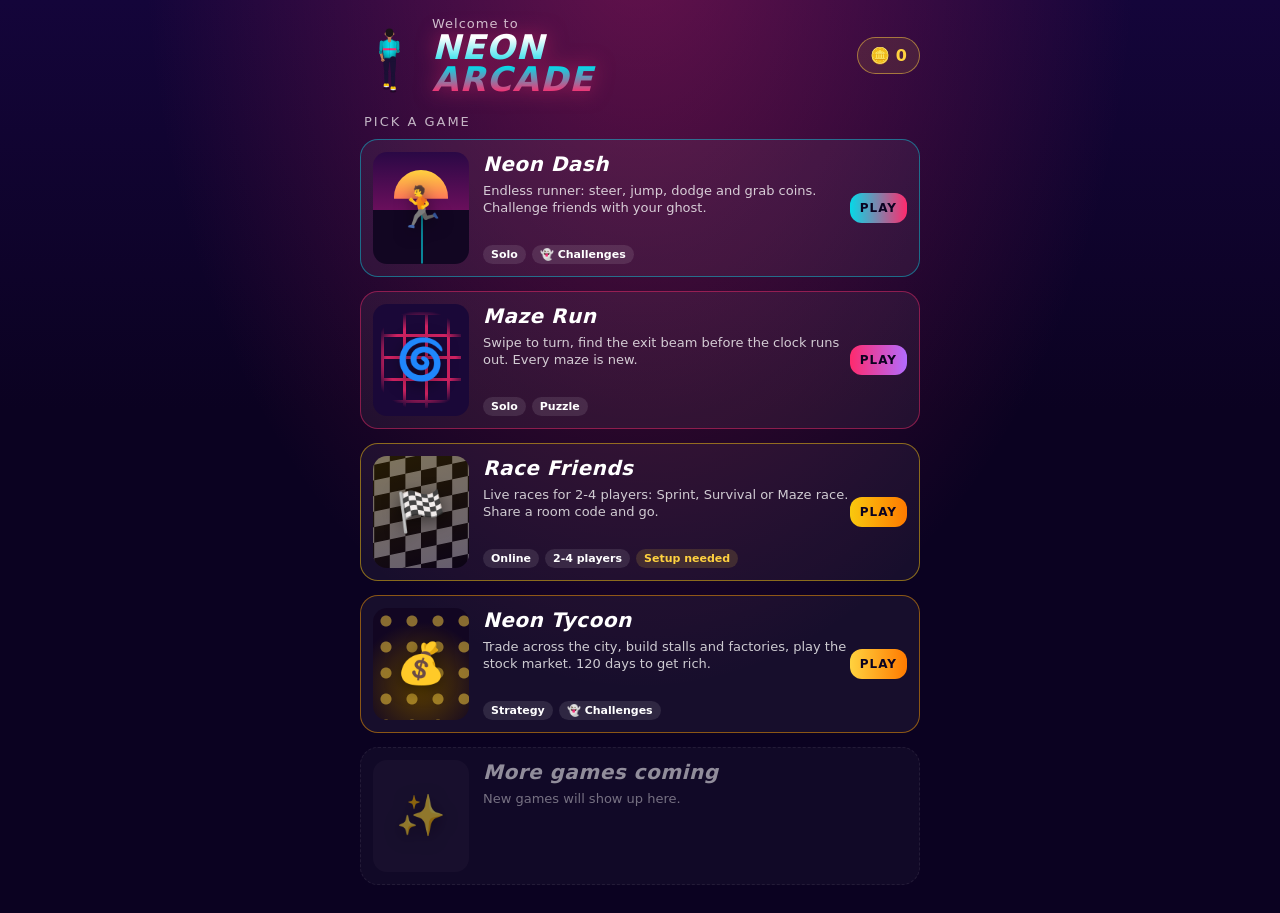
<file: index.html>
<!doctype html>
<html lang="en">
<head>
  <meta charset="utf-8">
  <meta name="viewport" content="width=device-width, initial-scale=1, viewport-fit=cover">
  <title>Neon Arcade</title>
  <meta name="description" content="Pick a game: Neon Dash, Maze Run, Race Friends and more.">
  <meta name="theme-color" content="#0b0221">
  <meta name="mobile-web-app-capable" content="yes">
  <meta name="apple-mobile-web-app-capable" content="yes">
  <meta name="apple-mobile-web-app-status-bar-style" content="black-translucent">
  <meta name="apple-mobile-web-app-title" content="Neon Arcade">
  <link rel="manifest" href="manifest.webmanifest">
  <link rel="icon" href="runner/icons/icon-192.png">
  <link rel="apple-touch-icon" href="runner/icons/apple-touch-icon.png">
  <link rel="stylesheet" href="arcade.css">
</head>
<body>
  <header>
    <canvas id="me" width="120" height="150" aria-hidden="true"></canvas>
    <div class="hello">
      <p class="hi" id="hi">Welcome to</p>
      <h1>NEON<br>ARCADE</h1>
    </div>
    <div class="wallet" title="Coins"><span>🪙</span><b id="coins">0</b></div>
  </header>

  <main>
    <p class="section">Pick a game</p>
    <div class="games">
      <a class="game dash" href="runner/?play=endless">
        <div class="art"><span class="road"></span><span class="sun"></span><span class="emoji">🏃</span></div>
        <div class="info">
          <h2>Neon Dash</h2>
          <p>Endless runner: steer, jump, dodge and grab coins. Challenge friends with your ghost.</p>
          <div class="tags"><span>Solo</span><span>👻 Challenges</span><span class="stat" id="bestDash"></span></div>
        </div>
        <span class="go">PLAY</span>
      </a>

      <a class="game maze" href="runner/?play=maze">
        <div class="art"><span class="grid"></span><span class="emoji">🌀</span></div>
        <div class="info">
          <h2>Maze Run</h2>
          <p>Swipe to turn, find the exit beam before the clock runs out. Every maze is new.</p>
          <div class="tags"><span>Solo</span><span>Puzzle</span><span class="stat" id="bestMaze"></span></div>
        </div>
        <span class="go">PLAY</span>
      </a>

      <a class="game race" href="runner/?play=race">
        <div class="art"><span class="flags"></span><span class="emoji">🏁</span></div>
        <div class="info">
          <h2>Race Friends</h2>
          <p>Live races for 2-4 players: Sprint, Survival or Maze race. Share a room code and go.</p>
          <div class="tags"><span>Online</span><span>2-4 players</span><span class="stat" id="raceState"></span></div>
        </div>
        <span class="go">PLAY</span>
      </a>

      <a class="game tycoon" href="market/">
        <div class="art"><span class="coins"></span><span class="emoji">💰</span></div>
        <div class="info">
          <h2>Neon Tycoon</h2>
          <p>Trade across the city, build stalls and factories, play the stock market. 120 days to get rich.</p>
          <div class="tags"><span>Strategy</span><span>👻 Challenges</span><span class="stat" id="tycoonState"></span></div>
        </div>
        <span class="go">PLAY</span>
      </a>

      <div class="game soon">
        <div class="art"><span class="emoji">✨</span></div>
        <div class="info">
          <h2>More games coming</h2>
          <p>New games will show up here.</p>
        </div>
      </div>
    </div>

    <button id="installBtn" class="install hidden">Install Neon Arcade</button>
    <p id="iosHint" class="hint hidden">To install: tap Share, then “Add to Home Screen”</p>
  </main>

  <script src="runner/looks.js"></script>
  <script src="runner/firebase-config.js"></script>
  <script src="arcade.js"></script>
</body>
</html>
</file>
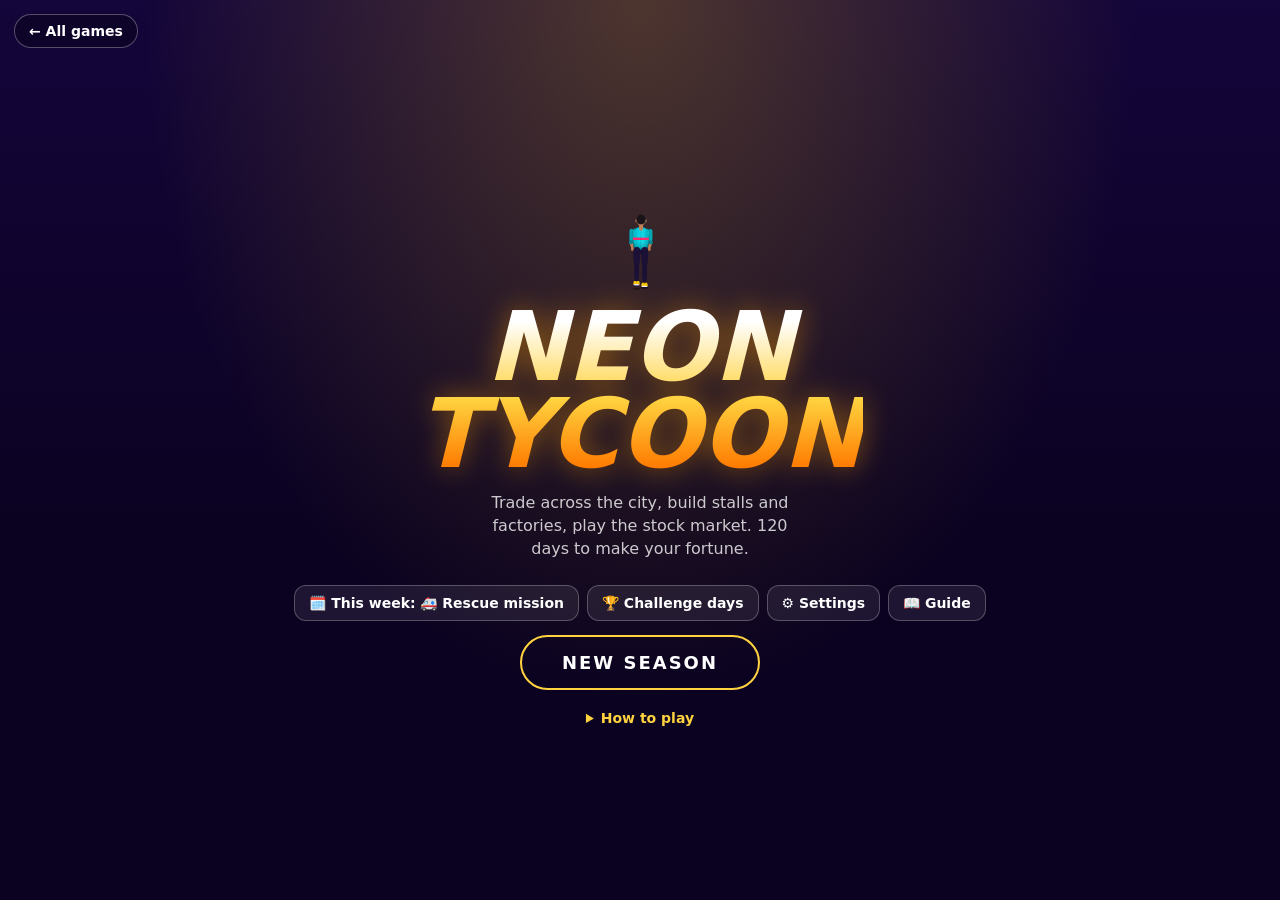
<file: market/index.html>
<!doctype html>
<html lang="en">
<head>
  <meta charset="utf-8">
  <meta name="viewport" content="width=device-width, initial-scale=1, viewport-fit=cover">
  <title>Neon Tycoon</title>
  <meta name="description" content="Trade, build stalls and factories, and invest your way to the top of Neon City.">
  <meta name="theme-color" content="#0b0221">
  <meta name="mobile-web-app-capable" content="yes">
  <meta name="apple-mobile-web-app-capable" content="yes">
  <meta name="apple-mobile-web-app-status-bar-style" content="black-translucent">
  <link rel="manifest" href="../manifest.webmanifest">
  <link rel="icon" href="../runner/icons/icon-192.png">
  <link rel="apple-touch-icon" href="../runner/icons/apple-touch-icon.png">
  <link rel="stylesheet" href="style.css">
</head>
<body>
  <section id="title" class="screen">
    <a href="../" class="home">← All games</a>
    <canvas id="tAvatar" width="120" height="150" aria-hidden="true"></canvas>
    <h1>NEON<br>TYCOON</h1>
    <p class="tag">Trade across the city, build stalls and factories, play the stock market. 120 days to make your fortune.</p>
    <div id="challengeBox" class="challenge hidden"></div>
    <button id="visitBtn" class="big alt hidden"></button>
    <div class="titlerow"><button id="wkBtn" class="btn">🗓️ This week</button><button id="chBtn" class="btn">🏆 Challenge days</button><button id="setBtn" class="btn">⚙️ Settings</button><button id="guideBtn" class="btn">📖 Guide</button></div>
    <button id="continueBtn" class="big hidden">CONTINUE · DAY <span id="contDay"></span></button>
    <button id="newBtn" class="big alt">NEW SEASON</button>
    <details class="how">
      <summary>How to play</summary>
      <ul>
        <li><b>Market:</b> buy goods where they're cheap, travel, and sell where they're dear. Big trades move the price.</li>
        <li><b>Travel</b> or <b>End day</b> moves time on. Prices, news and your businesses update overnight.</li>
        <li><b>Business:</b> stalls sell goods for you every day; workshops make goods for 40% of their price. Put a workshop and a stall selling the same thing in one district and the workshop keeps the stall stocked.</li>
        <li><b>Factories pay for production every day</b>: keep some cash on hand or they stop.</li>
        <li><b>More to manage:</b> food and drink go off (old stock sells at half price), hire staff (👥) and keep them happy, order from suppliers (📦), watch the rival over the road, and sort out returns. Pinch to zoom, tap a shopper to see who they are.</li>
        <li><b>In your shop:</b> tap shoplifters (👀) before they reach the door, tap a raised hand 🙋 to help, drag a box from the stock pile onto a shelf, and open till 2 when the queue grows.</li>
        <li><b>Run your shop:</b> at one of your stalls, tap <b>Open shop</b> to serve the shoppers yourself. Set your price: too high and they walk out, too slow and they get tired of waiting.</li>
        <li><b>Walk the floor:</b> once Till 2 or a cashier is serving, tap 🚶 Walk and step out from behind the counter. Tap the floor to walk; tap a shopper to go to them. Near something, buttons appear: grab a box and stock a shelf, help, stop a shoplifter, pick up dropped packs, mop, wipe a window, or chat to a regular. 🛎️ Till takes you back.</li>
        <li><b>Product lines:</b> each shop sells two or three kinds of its good (a megastore three), one line per shelf. Shoppers want a particular one, and one line trends each day. Tap 🧱 Arrange shop to choose what goes on each shelf, move the islands and the floor displays. Islands near the door catch the eye (and shoplifters), baskets by the door and sweets by the till sell a little more.</li>
        <li><b>Daily goal:</b> every shop day has a 🎯 goal. Meet it for arcade coins, more for a streak. The closing report shows a heat map of where shoppers spent their time.</li>
        <li><b>Your team and stockroom:</b> tap 👥 to give each helper a job (till, restock, guard the door, break); tired helpers fumble. Deliveries come in the back door and are sorted into a stockroom bay per line; a red light means a line's run out.</li>
        <li><b>Prices, promotions, orders:</b> pick a line above the price to price it on its own. Buy a promo poster, 2-for-1 sign or tasting stand in 🧱 Arrange shop. Regulars sometimes ask you to have an order ready by a day: accept, and have it in when they come.</li>
        <li><b>After closing:</b> take the 🧹 night shift (30 s) to mop, face the shelves and empty the bin for a better rating. 📊 Report on the shop card shows your last seven shop days.</li>
        <li><b>Word of mouth and running costs:</b> what shoppers say about your prices, stock, queue and service brings more (or fewer) of them. Sign a 📜 supplier contract in Order stock for a locked price; rents are reviewed every 30 days; 10% tax on each week's profit. 📒 Cash flow is on the Bank tab.</li>
        <li><b>A living city:</b> check the ☀️ forecast (weather changes what sells), watch the rival (🤝 price match or a 💳 loyalty scheme keeps shoppers), hire a 🧑‍💼 manager for shops you're not running, place 🪑 furniture in Arrange, and handle the day's event: an inspector, a celebrity, a burst pipe or a food critic. 🔗 Share shop sends a friend a link to look round.</li>
        <li><b>Build it up:</b> 🏬 rent storage in a district (it keeps your shops there stocked), 🏗️ Grow a shop (bigger stockroom, more floor, staff room, buy the building, a 🥡 side counter), 📣 run marketing and post photos to NeonGram, and take 📱 online orders. 🏆 Challenge days and ⚙️ Settings are on the title screen and the Stats tab.</li>
        <li><b>Run a chain:</b> 👁️ first person in 3D Walk, 🏷️ your own brand, 🚚 truck routes, 📊 the chain dashboard, late or 24-hour opening (🏗️ Grow), staff careers (👥), 🛡️ insurance (🏦 Bank) and a shop pet (🎨 Decorate). 📖 Guide on the title screen explains everything.</li>
        <li><b>3D shop:</b> your shop is built in 3D. Drag to turn it all the way round (360°), two fingers to slide, pinch to zoom; 📷 hides the buttons for a photo. A megastore opens an annex through the right-hand wall, with stairs up to Level 2. Prefer the drawn look? Pick 🖼️ Classic under 🎨 Decorate → Shop view.</li>
        <li><b>Exchange:</b> buy shares in Neon City companies; news moves them.</li>
        <li><b>Bank:</b> the loan costs 0.5% a day; savings earn 0.1% and are safe from pickpockets.</li>
        <li>After 120 days your net worth sets your rank and pays arcade coins into your wallet.</li>
      </ul>
    </details>
  </section>

  <section id="game" class="screen hidden">
    <header class="top">
      <a href="../" class="home small" aria-label="All games">←</a>
      <div class="stat"><small>Day</small><b id="day"></b></div>
      <div class="stat grow"><small>Net worth</small><b id="nw"></b><span id="vsGhost" class="vs"></span></div>
      <div class="stat"><small>Cash</small><b id="cash"></b></div>
    </header>
    <div class="where">
      <span id="where"></span>
      <button id="travelBtn" class="chip">🗺️ Travel</button>
    </div>
    <main id="panel"></main>
    <div class="actions">
      <button id="endDayBtn" class="end">End day ▸</button>
    </div>
    <nav class="tabs" id="tabs">
      <button data-tab="market" class="on">🛒<span>Market</span></button>
      <button data-tab="business">🏪<span>Business</span></button>
      <button data-tab="exchange">📈<span>Exchange</span></button>
      <button data-tab="bank">🏦<span>Bank</span></button>
      <button data-tab="stats">🏆<span>Stats</span></button>
    </nav>
  </section>

  <section id="shopView" class="shopview hidden" aria-label="Your shop">
    <div class="shophud">
      <div class="stat"><small>Time</small><b id="shopClock"></b></div>
      <div class="stat grow"><small id="shopTitle"></small><b id="shopTake">$0</b></div>
      <div class="stat"><small>Shelf · back</small><b id="shopStock"></b></div>
      <button id="shopPhoto" class="btn" aria-label="Photo mode">📷</button><button id="shopTeam" class="btn hidden" aria-label="Your team">👥</button><button id="shopOnline" class="btn hidden" aria-label="Online orders">📱</button><button id="shopFP" class="btn hidden" aria-label="First-person view">👁️</button><button id="shopZoom" class="btn hidden">🔍 1×</button><button id="shopClose" class="btn">Close</button>
    </div>
    <div id="shopStage"><canvas id="shop3d" aria-hidden="true"></canvas><canvas id="shopCanvas"></canvas><div id="shopGoal" class="goalpill"></div><button id="shopEvent" class="eventpill hidden"></button><div id="fpStick" class="fpstick hidden" aria-label="Walk"><i></i></div><div id="shopCoach" class="coach hidden"><p id="coachText"></p><div class="btns"><button class="btn" id="coachSkip">Skip tips</button><button class="btn primary" id="coachNext">Next ▸</button></div></div><div class="photobar"><button class="btn" id="photoDone">✕ Done</button><button class="btn" id="photoPost">📤 Post</button><button class="btn primary" id="photoSnap">📸 Save picture</button></div></div>
    <div class="shopbar">
      <div id="shopReturn" class="returnrow hidden"><span>🔁 A return:</span><button class="btn" data-ret="refund">💵 Refund</button><button class="btn" data-ret="swap">🔄 Swap</button><button class="btn danger" data-ret="refuse">✋ Refuse</button></div>
      <div id="shopRequest" class="returnrow hidden"><span id="reqText"></span><button class="btn" data-req="yes">✅ Accept</button><button class="btn" data-req="no">✋ No</button></div>
      <div id="shopNight" class="returnrow hidden"><span>🌙 Closed for the day.</span><button class="btn primary" data-night="yes">🧹 Night shift (30s)</button><button class="btn" data-night="no">🏠 Go home</button></div>
      <div id="shopActs" class="actrow hidden"></div>
      <div id="lineChips" class="linechips hidden"></div>
      <div class="pricer"><button class="btn" id="shopDown" aria-label="Lower price">−</button><div id="shopPrice"></div><button class="btn" id="shopUp" aria-label="Raise price">+</button></div>
      <div class="shopbtns"><button class="btn cyan" id="shopRefill">📦 Restock</button><button class="btn" id="shopTill">🧾 Till 2</button><button class="btn" id="shopWalk" aria-label="Walk the shop floor">🚶 Walk</button><button class="serve" id="shopServe">SERVE 🛎️</button></div>
    </div>
  </section>

  <div id="sheet" class="sheet hidden" role="dialog" aria-modal="true">
    <div class="sheet-body" id="sheetBody"></div>
  </div>
  <div id="toast" class="toast hidden"></div>

  <script src="../runner/looks.js"></script>
  <script src="engine.js"></script>
  <script src="shopart.js"></script>
  <script src="shop.js"></script>
  <script src="ui.js"></script>
  <!-- the three.js add-ons import "three": point it at our copy -->
  <script type="importmap">{ "imports": { "three": "./vendor/three.module.min.js" } }</script>
  <script type="module" src="shop3d.js"></script>
  <script>
    if ('serviceWorker' in navigator) window.addEventListener('load', () => navigator.serviceWorker.register('../sw.js').catch(() => {}));
  </script>
</body>
</html>
</file>
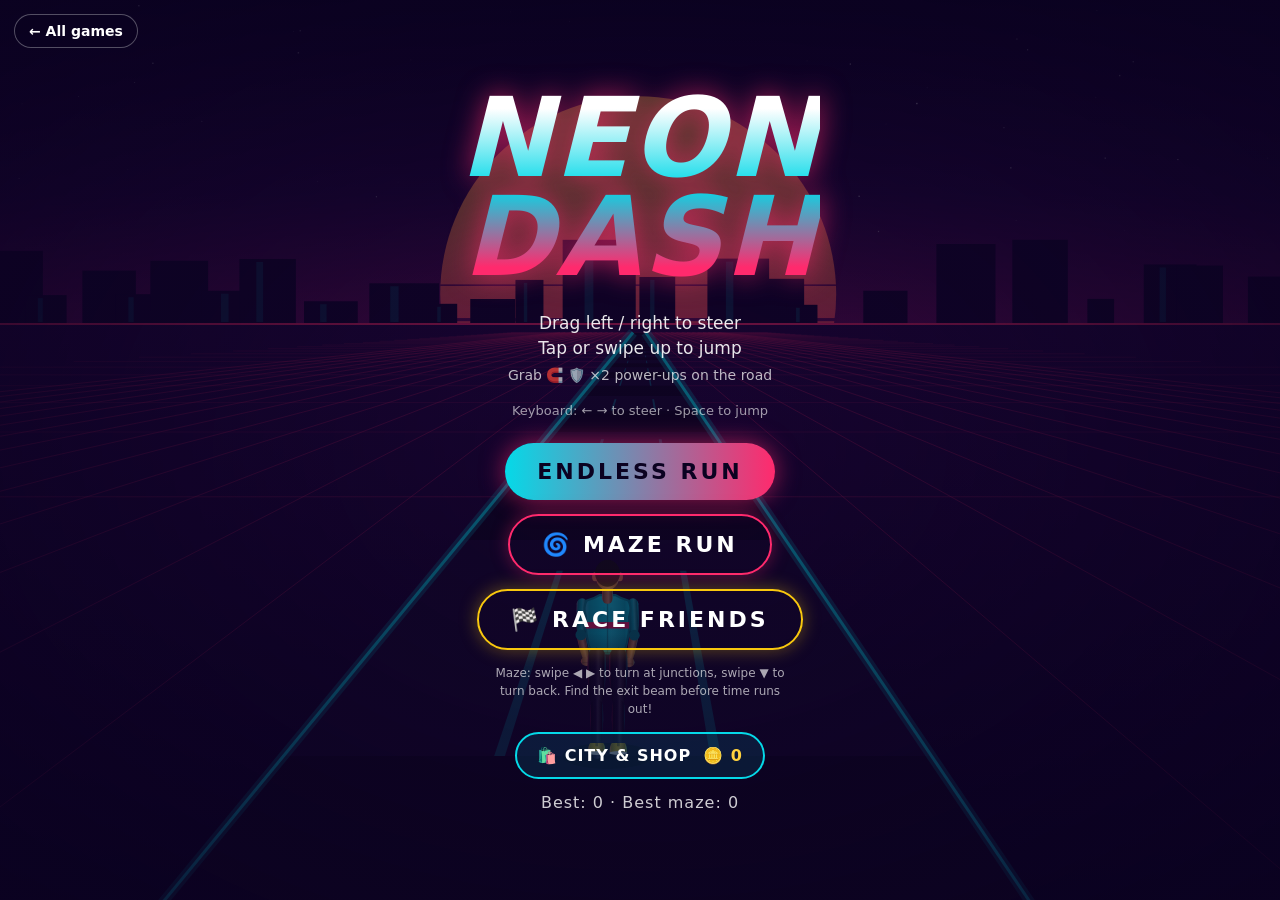
<file: runner/index.html>
<!doctype html>
<html lang="en">
<head>
  <meta charset="utf-8">
  <meta name="viewport" content="width=device-width, initial-scale=1, maximum-scale=1, user-scalable=no, viewport-fit=cover">
  <title>Neon Dash</title>
  <meta name="description" content="Endless neon runner. Steer, jump, dodge.">
  <meta name="theme-color" content="#0b0221">
  <meta name="mobile-web-app-capable" content="yes">
  <meta name="apple-mobile-web-app-capable" content="yes">
  <meta name="apple-mobile-web-app-status-bar-style" content="black-translucent">
  <meta name="apple-mobile-web-app-title" content="Neon Dash">
  <link rel="manifest" href="../manifest.webmanifest">
  <link rel="icon" href="icons/icon-192.png">
  <link rel="apple-touch-icon" href="icons/apple-touch-icon.png">
  <link rel="stylesheet" href="style.css">
</head>
<body>
  <canvas id="game"></canvas>

  <div id="hud" class="hidden">
    <div class="stat"><span id="score">0</span><small id="scoreLabel">SCORE</small></div>
    <div class="stat coins"><span id="coins">0</span><small>COINS</small></div>
    <div class="buttons">
      <button id="muteBtn" aria-label="Toggle sound">🔊</button>
      <button id="pauseBtn" aria-label="Pause">❚❚</button>
    </div>
  </div>
  <div id="reactions" class="reactions hidden">
    <button aria-label="Laugh">😂</button><button aria-label="Fire">🔥</button><button aria-label="Clap">👏</button>
  </div>

  <div id="menu" class="overlay">
    <a href="../" class="home-link" aria-label="All games">← All games</a>
    <h1>NEON<br>DASH</h1>
    <p class="how">Drag left / right to steer<br>Tap or swipe up to jump<br><small>Grab 🧲 🛡️ ×2 power-ups on the road</small></p>
    <p class="how desktop">Keyboard: ← → to steer · Space to jump</p>
    <button id="playBtn" class="big">ENDLESS RUN</button>
    <button id="mazeBtn" class="big alt">🌀 MAZE RUN</button>
    <button id="raceBtn" class="big alt race-btn">🏁 RACE FRIENDS</button>
    <p class="how small-how">Maze: swipe ◀ ▶ to turn at junctions, swipe ▼ to turn back. Find the exit beam before time runs out!</p>
    <button id="cityBtn" class="city-btn">🛍️ CITY &amp; SHOP <span class="wallet">🪙 <span id="walletMenu">0</span></span></button>
    <p class="best">Best: <span id="bestMenu">0</span> · Best maze: <span id="bestMazeMenu">0</span></p>
    <button id="installBtn" class="small hidden">Install app</button>
    <p id="iosHint" class="hint hidden">To install: tap Share, then “Add to Home Screen”</p>
  </div>

  <div id="paused" class="overlay hidden">
    <h2>PAUSED</h2>
    <button id="resumeBtn" class="big">RESUME</button>
    <button id="quitBtn" class="small">Main menu</button>
  </div>

  <div id="cont" class="overlay hidden">
    <h2>CONTINUE?</h2>
    <div class="ring" id="contRing"><span id="contTime">5</span></div>
    <button id="contBtn" class="big">KEEP RUNNING 🪙<span id="contCost">25</span></button>
    <p class="detail" id="contNote"></p>
    <p class="detail">Wallet: 🪙 <span id="contWallet">0</span></p>
    <button id="contSkip" class="small">No thanks</button>
  </div>

  <div id="over" class="overlay hidden">
    <h2 id="overTitle">CRASHED!</h2>
    <p class="final"><span id="finalLabel">Score</span> <span id="finalScore">0</span></p>
    <p class="detail" id="finalDetail"></p>
    <p class="best" id="newBest">Best: <span id="bestOver">0</span></p>
    <p class="earned">+<span id="earned">0</span> 🪙 → wallet: <span id="walletOver">0</span></p>
    <p class="goal" id="goal"></p>
    <p class="race" id="raceResult"></p>
    <button id="againBtn" class="big">PLAY AGAIN</button>
    <button id="shareBtn" class="big alt share">👻 CHALLENGE A FRIEND</button>
    <div class="row">
      <button id="cityBtn2" class="small">🛍️ Shop</button>
      <button id="menuBtn" class="small">Main menu</button>
    </div>
  </div>

  <div id="cleared" class="overlay hidden">
    <h2 class="win">MAZE <span id="clrLevel">1</span> CLEARED!</h2>
    <p class="detail"><span id="clrTime">0</span>s left · <span id="clrCoins">0</span> coins this run</p>
    <p class="earned">Bonus +<span id="clrBonus">0</span> 🪙 → wallet: <span id="clrWallet">0</span></p>
    <button id="nextBtn" class="big">NEXT MAZE</button>
    <div class="row">
      <button id="clrShop" class="small">🛍️ Shop</button>
      <button id="clrMenu" class="small">Main menu</button>
    </div>
  </div>

  <div id="challenge" class="overlay hidden">
    <h2 class="ghost-title">👻 CHALLENGE!</h2>
    <canvas id="chCanvas" width="240" height="300"></canvas>
    <p class="final"><span id="chName">A friend</span> ran <span id="chDist">0</span> m</p>
    <p class="detail">Same track, same obstacles. Can you beat their ghost?</p>
    <button id="chAccept" class="big">RACE THEIR GHOST</button>
    <button id="chSkip" class="small">Not now</button>
  </div>

  <div id="lobby" class="overlay hidden">
    <h2 class="race-title">🏁 RACE FRIENDS</h2>
    <div id="lobbyJoin" class="lobby-col">
      <input id="lbName" maxlength="12" placeholder="Your name" autocomplete="nickname">
      <p class="sub">Create a race</p>
      <div id="lbFormats" class="formats"></div>
      <button id="lbCreate" class="big">CREATE ROOM</button>
      <p class="sub">or join a friend's room</p>
      <div class="row">
        <input id="lbCode" maxlength="4" placeholder="CODE" class="code-in" autocapitalize="characters">
        <button id="lbJoin" class="small">JOIN</button>
      </div>
      <p id="lbError" class="err"></p>
      <button id="lbBack" class="small">Back</button>
    </div>
    <div id="lobbyRoom" class="lobby-col hidden">
      <p class="sub">Room code</p>
      <div class="room-code" id="lbRoomCode">----</div>
      <button id="lbInvite" class="small">📨 Invite friends</button>
      <p class="detail" id="lbFormatLabel"></p>
      <div id="lbPlayers" class="players"></div>
      <button id="lbStart" class="big">START RACE</button>
      <p id="lbWaiting" class="detail">Waiting for the host to start…</p>
      <button id="lbLeave" class="small">Leave room</button>
    </div>
  </div>

  <div id="results" class="overlay hidden">
    <h2 id="rsTitle">RESULTS</h2>
    <ol id="rsList" class="standings"></ol>
    <p class="earned" id="rsReward"></p>
    <button id="rsRematch" class="big">REMATCH</button>
    <p id="rsWaiting" class="detail">Waiting for the host to start a rematch…</p>
    <button id="rsLeave" class="small">Leave room</button>
  </div>

  <div id="toast" class="toast hidden"></div>

  <div id="city" class="hidden">
    <header>
      <button id="cityBack" class="back" aria-label="Back">←</button>
      <h3 id="cityTitle">NEON CITY</h3>
      <span class="wallet big-wallet">🪙 <span id="walletCity">0</span></span>
    </header>
    <div class="tabs" id="tabs">
      <button data-tab="city" class="active">🏙️ City</button>
      <button data-tab="outfits">🧥 Outfits</button>
      <button data-tab="trails">✨ Trails</button>
      <button data-tab="boosts">⚡ Power</button>
    </div>
    <canvas id="cityCanvas"></canvas>
    <p class="city-tip" id="cityTip">Your city glows on the horizon while you run.</p>
    <div id="shop"></div>
  </div>

  <script src="city.js"></script>
  <script src="looks.js"></script>
  <script src="maze.js"></script>
  <script src="ghost.js"></script>
  <script src="firebase-config.js"></script>
  <script src="net.js"></script>
  <script src="game.js"></script>
  <script>
    if ('serviceWorker' in navigator) {
      window.addEventListener('load', () => navigator.serviceWorker.register('../sw.js').catch(() => {}));
    }
  </script>
</body>
</html>
</file>
<file: arcade.css>
* { box-sizing: border-box; margin: 0; padding: 0; }
html, body { background: #0b0221; color: #fff; font-family: system-ui, -apple-system, "Segoe UI", Roboto, sans-serif; }
body {
  min-height: 100vh;
  padding: calc(env(safe-area-inset-top) + 16px) 16px calc(env(safe-area-inset-bottom) + 28px);
  background:
    radial-gradient(ellipse at 50% -10%, rgba(255, 42, 109, .35), transparent 55%),
    linear-gradient(180deg, #14053a 0%, #0b0221 45%);
}
.hidden { display: none !important; }

header { display: flex; align-items: center; gap: 12px; max-width: 560px; margin: 0 auto 18px; }
#me { width: 60px; height: 75px; flex: none; }
.hello { flex: 1; min-width: 0; }
.hi { font-size: 13px; opacity: .75; letter-spacing: 1px; }
h1 {
  font-size: 34px; line-height: .95; font-weight: 900; font-style: italic; letter-spacing: 1px;
  background: linear-gradient(180deg, #fff 10%, #05d9e8 55%, #ff2a6d 95%);
  -webkit-background-clip: text; background-clip: text; color: transparent;
  filter: drop-shadow(0 0 10px rgba(255, 42, 109, .5));
}
.wallet {
  display: flex; align-items: center; gap: 6px; padding: 8px 12px; border-radius: 20px;
  background: rgba(255, 210, 63, .1); border: 1px solid rgba(255, 210, 63, .5);
  color: #ffd23f; font-weight: 800; font-variant-numeric: tabular-nums;
}

main { max-width: 560px; margin: 0 auto; }
.section { font-size: 13px; opacity: .7; letter-spacing: 2px; text-transform: uppercase; margin: 6px 4px 10px; }
.games { display: flex; flex-direction: column; gap: 14px; }

.game {
  position: relative; display: flex; align-items: stretch; gap: 14px; padding: 12px; border-radius: 18px;
  color: #fff; text-decoration: none;
  background: rgba(255, 255, 255, .05); border: 1px solid rgba(255, 255, 255, .14);
  transition: transform .15s ease, border-color .15s ease;
}
.game:active { transform: scale(.98); }
a.game:hover { border-color: rgba(255, 255, 255, .4); }
.game .art {
  position: relative; flex: none; width: 96px; height: 112px; border-radius: 14px; overflow: hidden;
  display: grid; place-items: center;
}
.game .emoji { position: relative; font-size: 40px; filter: drop-shadow(0 4px 8px rgba(0, 0, 0, .5)); }
.game .info { flex: 1; min-width: 0; display: flex; flex-direction: column; gap: 6px; padding-right: 54px; }
.game h2 { font-size: 20px; font-weight: 900; font-style: italic; letter-spacing: .5px; }
.game p { font-size: 13px; line-height: 1.35; opacity: .78; }
.tags { display: flex; flex-wrap: wrap; gap: 6px; margin-top: auto; }
.tags span { font-size: 11px; font-weight: 700; padding: 3px 8px; border-radius: 10px; background: rgba(255, 255, 255, .1); }
.tags .stat:empty { display: none; }
.tags .stat { background: rgba(255, 210, 63, .14); color: #ffd23f; }
.go {
  position: absolute; right: 12px; top: 50%; transform: translateY(-50%);
  padding: 8px 10px; border-radius: 12px; font-size: 12px; font-weight: 900; letter-spacing: 1px; color: #0b0221;
}

/* card art */
.dash .art { background: linear-gradient(180deg, #2a0845 0%, #6a0f5c 52%, #120622 52%); }
.dash .sun { position: absolute; top: 18px; width: 54px; height: 54px; border-radius: 50%; background: linear-gradient(#ffd23f, #ff2a6d); clip-path: inset(0 0 46% 0); }
.dash .road { position: absolute; bottom: 0; left: 50%; width: 120px; height: 54px; transform: translateX(-50%);
  background: linear-gradient(90deg, transparent 49%, rgba(5, 217, 232, .6) 49% 51%, transparent 51%);
  clip-path: polygon(46% 0, 54% 0, 100% 100%, 0 100%); border-left: 2px solid #05d9e8; }
.dash { border-color: rgba(5, 217, 232, .45); }
.dash .go { background: linear-gradient(90deg, #05d9e8, #ff2a6d); }

.maze .art { background: #1a0838; }
.maze .grid { position: absolute; inset: 8px; opacity: .8;
  background:
    linear-gradient(90deg, #ff2a6d 3px, transparent 3px) 0 0 / 22px 22px,
    linear-gradient(#ff2a6d 3px, transparent 3px) 0 0 / 22px 22px;
  mask-image: radial-gradient(circle, #000 55%, transparent 80%); -webkit-mask-image: radial-gradient(circle, #000 55%, transparent 80%); }
.maze { border-color: rgba(255, 42, 109, .45); }
.maze .go { background: linear-gradient(90deg, #ff2a6d, #b26bff); }

.race .art { background: linear-gradient(160deg, #3a2a05, #120622); }
.race .flags { position: absolute; inset: 0; opacity: .35;
  background: conic-gradient(#fff 25%, #000 0 50%, #fff 0 75%, #000 0) 0 0 / 24px 24px; transform: skewY(-12deg) scale(1.3); }
.race { border-color: rgba(249, 200, 14, .5); }
.race .go { background: linear-gradient(90deg, #f9c80e, #ff7a00); }

.soon { opacity: .55; border-style: dashed; }
.soon .art { background: rgba(255, 255, 255, .05); }
.soon .info { padding-right: 0; }

.install {
  display: block; margin: 22px auto 0; padding: 12px 22px; border-radius: 24px; font: inherit; font-weight: 800;
  color: #fff; background: transparent; border: 2px solid #05d9e8; cursor: pointer;
}
.hint { text-align: center; font-size: 13px; opacity: .65; margin-top: 18px; }

.tycoon .art { background: radial-gradient(circle at 50% 70%, #5a3d00, #120622 70%); }
.tycoon .coins { position: absolute; inset: 0; opacity: .5;
  background: radial-gradient(circle, #ffd23f 0 5px, transparent 6px) 0 0 / 26px 26px; }
.tycoon { border-color: rgba(255, 160, 0, .5); }
.tycoon .go { background: linear-gradient(90deg, #ffd23f, #ff7a00); }
</file>
<file: market/style.css>
:root {
  --bg: #0b0221; --surface: #12052a; --card: rgba(255, 255, 255, .05); --line: rgba(255, 255, 255, .14);
  --ink: #ffffff; --ink2: rgba(255, 255, 255, .78); --muted: rgba(255, 255, 255, .55);
  --cyan: #05d9e8; --pink: #ff2a6d; --gold: #ffd23f;
  --you: #1098b5; --friend: #d8742c;          /* chart series, validated on --surface */
  --up: #4ade80; --down: #ff7a7a;            /* change text, always with ▲/▼ */
}
* { box-sizing: border-box; margin: 0; padding: 0; }
html, body { background: var(--bg); color: var(--ink); font-family: system-ui, -apple-system, "Segoe UI", Roboto, sans-serif; }
body { min-height: 100vh; min-height: 100dvh; overscroll-behavior: none; }
button { font: inherit; color: inherit; cursor: pointer; }
.hidden { display: none !important; }
.up { color: var(--up); } .down { color: var(--down); } .muted { color: var(--muted); }
.num { font-variant-numeric: tabular-nums; }

/* ---------- title ---------- */
#title {
  min-height: 100vh; min-height: 100dvh; display: flex; flex-direction: column; align-items: center; justify-content: center;
  gap: 14px; padding: calc(env(safe-area-inset-top) + 56px) 16px calc(env(safe-area-inset-bottom) + 24px); text-align: center;
  background: radial-gradient(ellipse at 50% 0%, rgba(249, 200, 14, .25), transparent 55%), linear-gradient(180deg, #14053a, var(--bg) 60%);
}
.home {
  position: absolute; top: calc(env(safe-area-inset-top) + 14px); left: 14px; padding: 8px 14px; border-radius: 18px;
  font-size: 14px; font-weight: 800; color: #fff; text-decoration: none; background: rgba(11, 2, 33, .6); border: 1px solid rgba(255, 255, 255, .3);
}
#tAvatar { width: 72px; height: 90px; }
h1 {
  font-size: clamp(54px, 17vw, 96px); line-height: .9; font-weight: 900; font-style: italic;
  background: linear-gradient(180deg, #fff 10%, var(--gold) 55%, #ff7a00 95%);
  -webkit-background-clip: text; background-clip: text; color: transparent; filter: drop-shadow(0 0 14px rgba(255, 160, 0, .45));
}
.tag { max-width: 320px; color: var(--ink2); line-height: 1.45; }
.challenge { max-width: 340px; padding: 12px 14px; border-radius: 14px; background: rgba(216, 116, 44, .14); border: 1px solid var(--friend); line-height: 1.45; }
button.big {
  min-width: 240px; padding: 15px 26px; border: none; border-radius: 30px; font-size: 18px; font-weight: 900; letter-spacing: 2px;
  color: var(--bg); background: linear-gradient(90deg, var(--gold), #ff7a00); box-shadow: 0 0 22px rgba(255, 160, 0, .45);
}
button.big.alt { background: transparent; color: #fff; border: 2px solid var(--gold); box-shadow: none; }
.how { max-width: 360px; text-align: left; color: var(--ink2); font-size: 14px; }
.how summary { cursor: pointer; text-align: center; color: var(--gold); font-weight: 800; padding: 6px; }
.how ul { display: flex; flex-direction: column; gap: 8px; padding: 8px 4px 0 18px; line-height: 1.4; }

/* ---------- game shell ---------- */
#game { display: flex; flex-direction: column; min-height: 100vh; min-height: 100dvh; }
.top {
  position: sticky; top: 0; z-index: 3; display: flex; align-items: center; gap: 10px;
  padding: calc(env(safe-area-inset-top) + 10px) 12px 10px; background: rgba(11, 2, 33, .94); border-bottom: 1px solid var(--line);
}
.top .home.small { position: static; padding: 6px 11px; }
.stat { display: flex; flex-direction: column; line-height: 1.1; }
.stat.grow { flex: 1; min-width: 0; }
.stat small { font-size: 10px; letter-spacing: 1px; text-transform: uppercase; color: var(--muted); }
.stat b { font-size: 17px; font-weight: 900; font-variant-numeric: tabular-nums; }
.vs { font-size: 11px; font-weight: 700; }
.where { display: flex; align-items: center; justify-content: space-between; gap: 10px; padding: 10px 14px 4px; font-weight: 800; }
.chip { padding: 8px 14px; border-radius: 18px; font-size: 14px; font-weight: 800; background: rgba(5, 217, 232, .12); border: 1px solid var(--cyan); }
main { flex: 1; padding: 6px 12px calc(env(safe-area-inset-bottom) + 150px); display: flex; flex-direction: column; gap: 10px; }
.actions { position: fixed; left: 0; right: 0; bottom: calc(env(safe-area-inset-bottom) + 64px); display: flex; justify-content: center; pointer-events: none; z-index: 4; }
.end {
  pointer-events: auto; padding: 13px 34px; border: none; border-radius: 26px; font-size: 16px; font-weight: 900; letter-spacing: 1px;
  color: var(--bg); background: linear-gradient(90deg, var(--gold), #ff7a00); box-shadow: 0 4px 18px rgba(0, 0, 0, .5), 0 0 16px rgba(255, 160, 0, .35);
}
.tabs {
  position: fixed; left: 0; right: 0; bottom: 0; z-index: 5; display: flex;
  padding: 6px 4px calc(env(safe-area-inset-bottom) + 6px); background: rgba(11, 2, 33, .96); border-top: 1px solid var(--line);
}
.tabs button { flex: 1; display: flex; flex-direction: column; align-items: center; gap: 2px; padding: 4px 0; border: none; background: none; font-size: 20px; opacity: .6; }
.tabs button span { font-size: 11px; font-weight: 700; }
.tabs button.on { opacity: 1; color: var(--gold); }

/* ---------- cards & rows ---------- */
.card { padding: 12px; border-radius: 14px; background: var(--card); border: 1px solid var(--line); }
.card h3 { font-size: 15px; font-weight: 900; margin-bottom: 6px; display: flex; align-items: center; gap: 8px; }
.card p { font-size: 13px; color: var(--ink2); line-height: 1.4; }
.section-title { font-size: 12px; letter-spacing: 2px; text-transform: uppercase; color: var(--muted); margin: 8px 2px 0; }
.bar { height: 8px; border-radius: 4px; background: rgba(255, 255, 255, .1); overflow: hidden; margin-top: 6px; }
.bar i { display: block; height: 100%; border-radius: 4px; background: var(--cyan); }
.row {
  display: flex; align-items: center; gap: 10px; width: 100%; padding: 10px 12px; border-radius: 14px; text-align: left;
  background: var(--card); border: 1px solid var(--line);
}
.row .ic { font-size: 26px; width: 34px; text-align: center; flex: none; }
.row .nm { flex: 1; min-width: 0; }
.row .nm b { display: block; font-size: 15px; }
.row .nm small { font-size: 12px; color: var(--muted); }
.row canvas.spark { width: 64px; height: 26px; flex: none; }
.row .px { text-align: right; flex: none; min-width: 74px; }
.row .px b { display: block; font-size: 15px; font-variant-numeric: tabular-nums; }
.row .px small { font-size: 12px; font-weight: 700; }
.badge { display: inline-block; margin-left: 6px; padding: 1px 7px; border-radius: 9px; font-size: 11px; font-weight: 800; background: rgba(5, 217, 232, .18); color: var(--cyan); }
.btns { display: flex; flex-wrap: wrap; gap: 8px; margin-top: 10px; }
.btn {
  padding: 9px 14px; border-radius: 12px; font-size: 14px; font-weight: 800; background: rgba(255, 255, 255, .08); border: 1px solid rgba(255, 255, 255, .25);
}
.btn.primary { color: var(--bg); background: var(--gold); border-color: var(--gold); }
.btn.cyan { color: var(--bg); background: var(--cyan); border-color: var(--cyan); }
.btn.danger { border-color: var(--down); color: var(--down); background: transparent; }
.btn:disabled { opacity: .4; }
a.btn { color: #fff; }
.warn { font-size: 12px; color: var(--gold); margin-top: 6px; }
.kv { display: grid; grid-template-columns: 1fr auto; gap: 6px 12px; font-size: 14px; }
.kv span:nth-child(even) { text-align: right; font-weight: 800; font-variant-numeric: tabular-nums; }

/* ---------- sheet (slide-up panel) ---------- */
.sheet { position: fixed; inset: 0; z-index: 10; display: flex; align-items: flex-end; background: rgba(0, 0, 0, .6); }
.sheet-body {
  width: 100%; max-height: 88vh; overflow-y: auto; padding: 18px 16px calc(env(safe-area-inset-bottom) + 18px);
  border-radius: 20px 20px 0 0; background: var(--surface); border-top: 2px solid var(--gold);
  display: flex; flex-direction: column; gap: 12px; animation: up .18s ease-out;
}
@keyframes up { from { transform: translateY(30px); opacity: .5; } }
.sheet h2 { font-size: 22px; font-weight: 900; display: flex; align-items: center; gap: 10px; }
.sheet .close { margin-left: auto; width: 38px; height: 38px; border-radius: 50%; border: 1px solid var(--line); background: none; font-size: 18px; }
.chart { width: 100%; height: 170px; display: block; border-radius: 12px; background: rgba(255, 255, 255, .03); touch-action: pan-y; }
.legend { display: flex; gap: 14px; font-size: 12px; color: var(--ink2); }
.legend i { display: inline-block; width: 14px; height: 3px; border-radius: 2px; margin-right: 5px; vertical-align: middle; }
.qty { display: flex; align-items: center; gap: 6px; }
.qty .btn { padding: 9px 11px; }
.qty input {
  width: 84px; padding: 9px 6px; border-radius: 12px; text-align: center; font: inherit; font-size: 17px; font-weight: 900; color: #fff;
  background: rgba(255, 255, 255, .06); border: 1px solid var(--line);
}
.trade { display: grid; grid-template-columns: 1fr 1fr; gap: 10px; }
.trade .btn { padding: 13px 8px; font-size: 15px; }
.places { display: flex; flex-direction: column; gap: 4px; font-size: 13px; }
.places div { display: flex; justify-content: space-between; padding: 6px 10px; border-radius: 10px; background: rgba(255, 255, 255, .04); }
.places .here { border: 1px solid var(--gold); }
.news { display: flex; flex-direction: column; gap: 8px; }
.news div { display: flex; gap: 10px; align-items: flex-start; font-size: 14px; line-height: 1.4; padding: 8px 10px; border-radius: 10px; background: rgba(255, 255, 255, .05); }
.news span:first-child { font-size: 20px; }
.big-num { font-size: 34px; font-weight: 900; font-variant-numeric: tabular-nums; }
.district { display: flex; align-items: center; gap: 12px; width: 100%; padding: 12px; border-radius: 14px; text-align: left; background: var(--card); border: 1px solid var(--line); }
.district .ic { font-size: 30px; }
.district.here { border-color: var(--gold); }
.district small { display: block; color: var(--muted); font-size: 12px; margin-top: 2px; }
.pick { display: grid; grid-template-columns: 1fr; gap: 8px; }

.toast {
  position: fixed; left: 50%; top: calc(env(safe-area-inset-top) + 70px); transform: translateX(-50%); z-index: 20;
  max-width: calc(100% - 32px); padding: 11px 16px; border-radius: 14px; background: rgba(11, 2, 33, .95); border: 1px solid var(--gold);
  font-weight: 700; text-align: center;
}

/* ---------- hands-on shop ---------- */
body.noscroll { overflow: hidden; }
.pricer { display: flex; align-items: center; gap: 10px; }
.pricer > div { flex: 1; text-align: center; line-height: 1.25; }
.pricer > div b { font-size: 20px; }
.pricer > div small { display: block; font-size: 12px; }
.pricer .btn { width: 46px; height: 46px; padding: 0; font-size: 22px; }
.shopview { position: fixed; inset: 0; z-index: 8; display: flex; flex-direction: column; background: var(--bg); touch-action: manipulation; }
.shophud { display: flex; align-items: center; gap: 10px; padding: calc(env(safe-area-inset-top) + 10px) 12px 8px; border-bottom: 1px solid var(--line); }
.shophud .stat small { white-space: nowrap; overflow: hidden; text-overflow: ellipsis; }
#shopStage { flex: 1; position: relative; min-height: 0; background: #0d0420; }
#shopStage canvas { position: absolute; inset: 0; width: 100%; height: 100%; display: block; }
#shop3d { display: none; }
.shopbar { display: flex; flex-direction: column; gap: 10px; padding: 10px 12px calc(env(safe-area-inset-bottom) + 12px); background: var(--surface); border-top: 2px solid var(--gold); }
.shopbtns { display: flex; gap: 10px; }
.shopbtns .btn { flex: none; }
.serve {
  flex: 1; padding: 14px; border: none; border-radius: 16px; font-size: 18px; font-weight: 900; letter-spacing: 2px;
  color: var(--bg); background: rgba(255, 210, 63, .45); transition: background .15s, box-shadow .15s;
}
.serve.ready { background: linear-gradient(90deg, var(--gold), #ff7a00); box-shadow: 0 0 18px rgba(255, 160, 0, .5); }
.shopgo { width: 100%; margin-top: 10px; padding: 12px; font-size: 15px; }

#shopCanvas { touch-action: none; }
.shopbtns #shopTill.on { color: var(--bg); background: #4ade80; border-color: #4ade80; }
.stars { color: var(--gold); letter-spacing: 1px; }
.decor { display: grid; grid-template-columns: repeat(2, 1fr); gap: 8px; }
.dec { display: flex; flex-direction: column; align-items: flex-start; gap: 3px; padding: 10px; border-radius: 12px; text-align: left; background: var(--card); border: 1px solid var(--line); }
.dec.on { border-color: var(--gold); background: rgba(255, 210, 63, .1); }
.dec b { font-size: 14px; }
.dec small { font-size: 12px; color: var(--muted); }
.dec .sw { display: block; width: 28px; height: 28px; border-radius: 8px; border: 1px solid rgba(255, 255, 255, .3); font-style: normal; }
.dec .sw.emo { border: none; font-size: 22px; line-height: 28px; }

.returnrow { display: flex; align-items: center; gap: 6px; flex-wrap: wrap; padding: 8px; border-radius: 12px; background: rgba(255, 159, 107, .15); border: 1px solid #ff9f6b; font-weight: 800; font-size: 13px; }
.returnrow .btn { padding: 8px 10px; font-size: 13px; }
.row .px .btn { padding: 6px 8px; font-size: 12px; }
div.row { cursor: default; }

/* walking the floor, today's goal, arranging the shop */
.goalpill { position: absolute; left: 8px; top: 8px; max-width: calc(100% - 16px); padding: 5px 10px; border-radius: 999px; font-size: 12px; font-weight: 800;
  color: #fff; background: rgba(11, 2, 33, .78); border: 1px solid rgba(255, 210, 63, .6); pointer-events: none; white-space: nowrap; overflow: hidden; text-overflow: ellipsis; }
.goalpill.done { border-color: #4ade80; color: #4ade80; }
.goalpill.failed { border-color: #ff6b6b; color: #ffb4b4; }
.goalpill:empty { display: none; }
.actrow { display: flex; gap: 8px; }
.actrow .btn { flex: 1; padding: 10px 6px; font-weight: 800; background: rgba(255, 210, 63, .15); border-color: var(--gold); }
.shopbtns #shopWalk.on { color: var(--bg); background: var(--gold); border-color: var(--gold); }
.shopbtns #shopWalk[disabled] { opacity: .45; }
.serve.away { opacity: .4; }
.plan { width: 100%; aspect-ratio: 9.8 / 10.9; max-height: 52vh; display: block; margin: 8px auto; touch-action: none; border-radius: 12px; background: #0b0221; }
.linechips { display: flex; gap: 6px; flex-wrap: wrap; margin: 4px 0 10px; }
.linechips button { padding: 6px 10px; border-radius: 999px; border: 1px solid var(--line); background: var(--card); color: #fff; font-weight: 700; }
.linechips button.on { border-width: 2px; }
.goalline { padding: 8px 10px; border-radius: 10px; margin: 8px 0; background: rgba(74, 222, 128, .12); border: 1px solid #4ade80; }
.goalline.miss { background: rgba(255, 107, 107, .1); border-color: #ff6b6b; }
.shopbtns { gap: 8px; }
.shopbtns .btn { padding-left: 10px; padding-right: 10px; }
.shopbtns .serve { letter-spacing: 1px; font-size: 16px; white-space: nowrap; padding: 12px 8px; }
.teamcard h3 small { font-weight: 600; font-size: 12px; margin-left: 6px; }
.bars { display: grid; grid-template-columns: auto 1fr; gap: 6px 10px; align-items: center; margin: 8px 0; font-size: 12px; }
.bar { display: block; height: 8px; border-radius: 4px; background: rgba(255, 255, 255, .1); overflow: hidden; }
.bar b { display: block; height: 100%; border-radius: 4px; }
.linechips button[data-job].on { background: rgba(255, 210, 63, .25); border-color: var(--gold); }
#lineChips { margin: 0; justify-content: center; }
#lineChips button { padding: 4px 10px; font-size: 12px; }
#lineChips button.on { background: rgba(255, 210, 63, .25); border-color: var(--gold); }
/* photo mode: just the shop */
.photobar { display: none; position: absolute; left: 0; right: 0; bottom: calc(env(safe-area-inset-bottom) + 16px); justify-content: center; gap: 12px; }
.shopview.photo .photobar { display: flex; }
.shopview.photo .shophud, .shopview.photo .shopbar, .shopview.photo .goalpill { visibility: hidden; }
.shopview.photo.is3d #shopCanvas { opacity: 0; } /* the labels over the 3D shop (it still takes your fingers) */
/* the weekly report */
.tiles { display: grid; grid-template-columns: repeat(2, 1fr); gap: 8px; margin: 8px 0; }
.tile { padding: 10px; border-radius: 12px; background: var(--card); border: 1px solid var(--line); }
.tile small { display: block; color: var(--muted, #b9b0d6); font-size: 12px; }
.tile b { font-size: 18px; }
.tile b small { display: inline; font-size: 12px; font-weight: 600; }
.legend { display: flex; flex-wrap: wrap; gap: 12px; font-size: 12px; margin: 4px 0 6px; }
.legend i, .tip i { display: inline-block; width: 10px; height: 10px; border-radius: 3px; margin-right: 5px; vertical-align: -1px; }
.chartbox { position: relative; }
svg.rchart { width: 100%; height: auto; display: block; }
svg.rchart .grid { stroke: rgba(255, 255, 255, .1); stroke-width: 1; }
svg.rchart .ax { fill: rgba(255, 255, 255, .55); font-size: 9px; }
svg.rchart .lbl { fill: #fff; font-size: 10px; font-weight: 800; }
.tip { position: absolute; top: 0; width: 150px; padding: 8px 10px; border-radius: 10px; font-size: 12px; background: rgba(11, 2, 33, .95); border: 1px solid var(--line); pointer-events: none; }
.tip div { display: flex; align-items: center; gap: 2px; } .tip div span { margin-left: auto; font-weight: 800; }
.tablev { margin: 10px 0; font-size: 12px; } .tablev table { width: 100%; border-collapse: collapse; margin-top: 6px; }
.tablev th, .tablev td { padding: 4px 6px; border-bottom: 1px solid var(--line); text-align: right; } .tablev th:first-child, .tablev td:first-child { text-align: left; }
.repchips { display: flex; flex-wrap: wrap; gap: 6px; margin: 4px 0 6px; }
.repchip { padding: 3px 9px; border-radius: 999px; font-size: 12px; font-weight: 700; background: var(--card); border: 1px solid var(--line); }
.repchip.good { border-color: #4ade80; color: #b9f5cf; } .repchip.bad { border-color: #ff6b6b; color: #ffc4c4; }
/* forecast strip, getting started, tips */
.forecast { display: grid; grid-template-columns: 1fr 1fr; gap: 8px; }
.forecast > div { padding: 8px 10px; border-radius: 12px; background: var(--card); border: 1px solid var(--line); font-size: 12px; color: var(--ink2); display: flex; flex-direction: column; gap: 2px; }
.forecast b { font-size: 12px; color: var(--ink); }
.btn.mini { margin-left: auto; padding: 4px 10px; font-size: 12px; }
.btn.on { border-color: var(--cyan); color: var(--cyan); }
.card.start { border-color: var(--gold); }
.card.start ol { list-style: none; display: flex; flex-direction: column; gap: 4px; font-size: 13px; color: var(--muted); }
.card.start li.done { text-decoration: line-through; opacity: .6; } .card.start li.now { color: var(--ink); font-weight: 800; }
.card.hintcard { border-color: var(--cyan); }
.card.hintcard .btn.mini { display: block; margin: 8px 0 0 auto; }
main > * { flex-shrink: 0; }
/* today's event: a second pill under the goal (tap it for a plumber) */
.eventpill { position: absolute; left: 8px; top: 40px; max-width: calc(100% - 16px); padding: 5px 10px; border-radius: 999px; font-size: 12px; font-weight: 800; text-align: left;
  color: #fff; background: rgba(11, 2, 33, .82); border: 1px solid var(--gold); z-index: 3; }
.eventpill.tap { border-color: var(--cyan); animation: pulse 1.2s ease-in-out infinite; }
.eventpill.done { border-color: #4ade80; color: #b9f5cf; } .eventpill.failed { border-color: #ff6b6b; color: #ffb4b4; }
.shopview.photo .eventpill { visibility: hidden; }
@keyframes pulse { 50% { box-shadow: 0 0 0 4px rgba(5, 217, 232, .35); } }
/* the first-day coach, and what it points at */
.coach { position: absolute; left: 10px; right: 10px; bottom: 10px; z-index: 4; padding: 10px 12px; border-radius: 14px; background: rgba(11, 2, 33, .94); border: 2px solid var(--gold); box-shadow: 0 8px 24px rgba(0, 0, 0, .5); }
.coach p { font-size: 14px; font-weight: 700; line-height: 1.35; }
.coach .btns { justify-content: flex-end; margin-top: 8px; }
.coachme { outline: 3px solid var(--gold) !important; outline-offset: 2px; animation: coachpulse 1s ease-in-out infinite; position: relative; z-index: 3; }
@keyframes coachpulse { 50% { outline-color: rgba(255, 210, 63, .25); } }
.shopview.photo .coach { visibility: hidden; }
.sharebox { width: 100%; height: 96px; margin-top: 8px; padding: 8px; border-radius: 10px; background: var(--card); color: var(--ink); border: 1px solid var(--line); font-size: 12px; }
#visitBtn { margin-top: 10px; border-color: var(--cyan); }
/* the warehouse's contents */
.whgoods { display: flex; flex-direction: column; gap: 6px; margin-top: 8px; }
.whgoods > div { display: flex; align-items: center; gap: 8px; font-size: 13px; }
.whgoods > div span { flex: 1; }
.whgoods .btn.mini { margin-left: 0; }
#shopOnline.ping { border-color: var(--cyan); color: var(--cyan); animation: pulse 1.2s ease-in-out infinite; }
/* trophies, the city map, rating a friend's shop, title buttons */
.trophies { display: grid; grid-template-columns: repeat(auto-fill, minmax(140px, 1fr)); gap: 8px; margin-top: 8px; }
.trophies > div { padding: 8px; border-radius: 12px; background: var(--card); border: 1px solid var(--line); opacity: .45; display: flex; flex-direction: column; gap: 2px; }
.trophies > div.got { opacity: 1; border-color: var(--gold); }
.trophies span { font-size: 22px; } .trophies b { font-size: 13px; } .trophies small { font-size: 11px; color: var(--muted); }
.citymap { width: 100%; height: 300px; border-radius: 14px; border: 1px solid var(--line); margin: 6px 0; display: block; cursor: pointer; }
.district.flash { border-color: var(--gold); box-shadow: 0 0 0 3px rgba(255, 210, 63, .4); }
.ratestars { display: flex; gap: 6px; margin: 10px 0; } .ratestars button { font-size: 34px; color: #555; background: none; border: none; } .ratestars button.on { color: var(--gold); }
.titlerow { display: flex; gap: 8px; justify-content: center; margin-top: 10px; flex-wrap: wrap; }
/* settings: text size, colour-blind friendly colours, left-handed buttons */
html.text-large main, html.text-large .sheet-body, html.text-large .top, html.text-large .tabs { zoom: 1.12; }
html.text-larger main, html.text-larger .sheet-body, html.text-larger .top, html.text-larger .tabs { zoom: 1.25; }
html.text-large .shopbar, html.text-large .shophud { zoom: 1.08; } html.text-larger .shopbar, html.text-larger .shophud { zoom: 1.15; }
html.cb { --up: #3b9eff; --down: #ff9f1a; }
html.cb .repchip.good { border-color: #3b9eff; color: #bcdcff; } html.cb .repchip.bad { border-color: #ff9f1a; color: #ffd9a8; }
html.lefty .shopbtns { flex-direction: row-reverse; }
/* brand designer, logistics form, chain dashboard, staff cards */
.brandprev { width: 100%; height: 130px; border-radius: 12px; background: #1a0b3a; border: 1px solid var(--line); display: block; }
.brandname { width: 100%; padding: 10px 12px; border-radius: 10px; border: 1px solid var(--line); background: var(--card); color: var(--ink); font-size: 18px; font-weight: 900; letter-spacing: 2px; text-transform: uppercase; }
.swatches { display: flex; flex-wrap: wrap; gap: 8px; } .swatches button { width: 34px; height: 34px; border-radius: 50%; border: 2px solid var(--line); }
.swatches button.on { border-color: #fff; box-shadow: 0 0 0 3px rgba(255, 255, 255, .35); }
.routeform { display: grid; grid-template-columns: 1fr 1fr; gap: 8px; } .routeform label { display: flex; flex-direction: column; gap: 4px; font-size: 12px; color: var(--muted); }
.routeform select, .routeform input { padding: 8px; border-radius: 10px; border: 1px solid var(--line); background: var(--surface); color: var(--ink); font-size: 13px; }
.dashwrap { overflow-x: auto; } .dash { width: 100%; border-collapse: collapse; font-size: 12px; }
.dash th { text-align: left; color: var(--muted); font-weight: 700; padding: 6px 4px; border-bottom: 1px solid var(--line); }
.dash td { padding: 6px 4px; border-bottom: 1px solid var(--line); vertical-align: top; } .dash tr.low td { background: rgba(255, 159, 26, .08); }
.dash small { color: var(--muted); } .mini2 button { width: 24px; height: 22px; margin: 2px 2px 0 0; border-radius: 6px; border: 1px solid var(--line); background: var(--card); color: var(--ink); }
.btns.tight { margin-top: 0; }
.staffcard { padding: 8px; } .staffcard .row { padding: 0; background: none; border: none; } .staffcard select.btn { max-width: 200px; }
/* first person: the walking stick, bottom left of the shop */
.fpstick { position: absolute; left: 16px; bottom: 16px; width: 116px; height: 116px; border-radius: 50%; z-index: 4; touch-action: none;
  background: radial-gradient(circle, rgba(255,255,255,.08), rgba(11,2,33,.55)); border: 2px solid rgba(255,255,255,.35); }
.fpstick i { position: absolute; left: 50%; top: 50%; width: 46px; height: 46px; margin: -23px 0 0 -23px; border-radius: 50%; background: rgba(255,210,63,.85); box-shadow: 0 0 12px rgba(255,210,63,.6); }
.shopview.photo .fpstick { visibility: hidden; }
.guide { padding: 10px 12px; border-radius: 12px; background: var(--card); border: 1px solid var(--line); margin-top: 8px; }
.guide summary { font-weight: 800; cursor: pointer; } .guide p { margin-top: 6px; font-size: 13px; color: var(--ink2); line-height: 1.45; }
</file>
<file: runner/style.css>
* { box-sizing: border-box; margin: 0; padding: 0; }
html, body {
  width: 100%; height: 100%; overflow: hidden;
  background: #0b0221; color: #fff;
  font-family: system-ui, -apple-system, "Segoe UI", Roboto, sans-serif;
  -webkit-user-select: none; user-select: none;
  -webkit-tap-highlight-color: transparent;
  overscroll-behavior: none;
}
canvas { display: block; width: 100vw; height: 100vh; height: 100dvh; touch-action: none; }
.hidden { display: none !important; }

#hud {
  position: fixed; top: 0; left: 0; right: 0;
  padding: calc(env(safe-area-inset-top) + 10px) 14px 0;
  display: flex; align-items: flex-start; gap: 18px;
  pointer-events: none;
  text-shadow: 0 0 8px #ff2a6d;
}
.stat { display: flex; flex-direction: column; line-height: 1; }
.stat span { font-size: 28px; font-weight: 800; font-variant-numeric: tabular-nums; }
.stat small { font-size: 10px; letter-spacing: 2px; opacity: .75; margin-top: 3px; }
.stat.coins span { color: #ffd23f; text-shadow: 0 0 8px #ffb000; }
.buttons { margin-left: auto; display: flex; gap: 8px; pointer-events: auto; }
.buttons button {
  width: 44px; height: 44px; border-radius: 12px;
  border: 2px solid #05d9e8; background: rgba(11, 2, 33, .6); color: #fff;
  font-size: 16px; font-weight: 700;
}

.overlay {
  position: fixed; inset: 0;
  display: flex; flex-direction: column; align-items: center; justify-content: center; gap: 14px;
  padding: 24px; text-align: center;
  background: radial-gradient(ellipse at center, rgba(11,2,33,.55), rgba(11,2,33,.9));
}
h1 {
  font-size: clamp(56px, 18vw, 110px); line-height: .9; font-weight: 900; font-style: italic;
  letter-spacing: 2px; margin-bottom: 10px;
  background: linear-gradient(180deg, #fff 10%, #05d9e8 50%, #ff2a6d 90%);
  -webkit-background-clip: text; background-clip: text; color: transparent;
  filter: drop-shadow(0 0 14px rgba(255, 42, 109, .7));
}
h2 { font-size: 44px; font-weight: 900; font-style: italic; color: #ff2a6d; text-shadow: 0 0 16px #ff2a6d; }
.how { font-size: 17px; line-height: 1.5; opacity: .9; }
.how.desktop { font-size: 13px; opacity: .6; }
@media (pointer: coarse) { .how.desktop { display: none; } }
.final { font-size: 30px; font-weight: 800; }
.final span { color: #05d9e8; }
.detail { opacity: .8; }
.best { opacity: .8; letter-spacing: 1px; }
.best.record { color: #ffd23f; opacity: 1; font-weight: 800; }
.hint { font-size: 13px; opacity: .7; max-width: 260px; }

button { font-family: inherit; cursor: pointer; }
button.big {
  min-width: 200px; padding: 16px 32px; margin-top: 8px;
  font-size: 22px; font-weight: 900; letter-spacing: 3px; color: #0b0221;
  background: linear-gradient(90deg, #05d9e8, #ff2a6d); border: none; border-radius: 40px;
  box-shadow: 0 0 24px rgba(255, 42, 109, .6);
}
button.big:active { transform: scale(.96); }
button.small {
  padding: 10px 22px; font-size: 15px; color: #fff;
  background: transparent; border: 2px solid rgba(255,255,255,.4); border-radius: 30px;
}

.row { display: flex; gap: 10px; }
.city-btn {
  display: flex; align-items: center; gap: 12px;
  padding: 12px 20px; font-size: 16px; font-weight: 800; letter-spacing: 1px; color: #fff;
  background: rgba(5, 217, 232, .1); border: 2px solid #05d9e8; border-radius: 30px;
}
.wallet { color: #ffd23f; font-weight: 800; font-variant-numeric: tabular-nums; }
.earned { font-size: 18px; color: #ffd23f; font-weight: 700; }
.goal { font-size: 14px; opacity: .85; max-width: 300px; min-height: 1em; }
.goal b { color: #05d9e8; }

#city {
  position: fixed; inset: 0; display: flex; flex-direction: column;
  background: #0b0221;
  padding-top: env(safe-area-inset-top);
}
#city header { display: flex; align-items: center; gap: 12px; padding: 10px 16px; }
#city h3 { flex: 1; font-size: 22px; font-weight: 900; font-style: italic; letter-spacing: 2px; color: #ff2a6d; text-shadow: 0 0 10px #ff2a6d; }
.back { width: 44px; height: 44px; border-radius: 12px; border: 2px solid #05d9e8; background: transparent; color: #fff; font-size: 20px; }
.big-wallet { font-size: 20px; }
#cityCanvas { width: 100%; height: 38vh; height: 38dvh; flex: none; touch-action: auto; }
.city-tip { text-align: center; font-size: 12px; opacity: .6; padding: 6px 16px 0; }
#shop {
  flex: 1; overflow-y: auto; -webkit-overflow-scrolling: touch;
  padding: 10px 16px calc(env(safe-area-inset-bottom) + 20px);
  display: flex; flex-direction: column; gap: 10px;
}
.card {
  display: flex; align-items: center; gap: 12px;
  padding: 12px 14px; border-radius: 14px;
  background: rgba(255, 255, 255, .05); border: 1px solid rgba(255, 255, 255, .12);
}
.card .icon { font-size: 30px; width: 40px; text-align: center; flex: none; }
.card .info { flex: 1; min-width: 0; }
.card .name { font-weight: 800; font-size: 16px; }
.card .lvl { font-size: 11px; color: #05d9e8; letter-spacing: 1px; margin-left: 6px; }
.card .desc { font-size: 13px; opacity: .7; margin-top: 2px; }
.card input {
  margin-top: 6px; width: 100%; max-width: 180px; padding: 6px 8px; border-radius: 8px;
  border: 1px solid rgba(255,255,255,.3); background: #12052a; color: #fff; font: inherit; font-size: 14px;
  text-transform: uppercase;
}
.card button {
  flex: none; min-width: 88px; padding: 10px 12px; border-radius: 22px; border: none;
  font-weight: 800; font-size: 14px; color: #0b0221; background: linear-gradient(90deg, #ffd23f, #f9a80e);
}
.card button:disabled { background: rgba(255,255,255,.12); color: rgba(255,255,255,.5); }
.card button.max { background: transparent; color: #05d9e8; border: 1px solid #05d9e8; }
.card.bought { animation: pop .5s ease; }
@keyframes pop { 40% { transform: scale(1.04); border-color: #ffd23f; } }

.tabs { display: flex; gap: 8px; padding: 0 16px 10px; }
.tabs button {
  flex: 1; padding: 9px 4px; border-radius: 12px; font-size: 14px; font-weight: 800; color: #fff;
  background: rgba(255,255,255,.06); border: 1px solid rgba(255,255,255,.15);
}
.tabs button.active { background: rgba(5,217,232,.18); border-color: #05d9e8; color: #05d9e8; }
.card .icon canvas { display: block; margin: 0 auto; }
.card button.equip { background: transparent; color: #fff; border: 1px solid #fff; }

.tabs { gap: 6px; }
.tabs button { font-size: 13px; padding: 9px 2px; }
.card .power-icon {
  width: 44px; height: 44px; line-height: 40px; font-size: 20px; font-weight: 900;
  border: 2px solid; border-radius: 50%; background: #0b0221;
}
.ring {
  --p: 1;
  width: 110px; height: 110px; border-radius: 50%;
  display: grid; place-items: center;
  background: conic-gradient(#05d9e8 calc(var(--p) * 360deg), rgba(255,255,255,.1) 0);
}
.ring span {
  width: 92px; height: 92px; border-radius: 50%; background: #0b0221;
  display: grid; place-items: center; font-size: 44px; font-weight: 900;
}
.how small { font-size: 14px; opacity: .8; }

.skin-card .swatches { display: flex; gap: 10px; margin-top: 8px; }
.card .swatch {
  min-width: 0; width: 38px; height: 38px; padding: 0; border-radius: 50%;
  border: 2px solid rgba(255,255,255,.25);
}
.card .swatch.on { border: 3px solid #05d9e8; box-shadow: 0 0 10px #05d9e8; }

.card .name.sub { margin-top: 12px; }
.chips { display: flex; flex-wrap: wrap; gap: 6px; margin: 8px 0; }
.card .chip {
  min-width: 0; padding: 7px 11px; border-radius: 16px; font-size: 13px; font-weight: 700;
  color: #fff; background: rgba(255,255,255,.08); border: 1px solid rgba(255,255,255,.2);
}
.card .chip.on { background: rgba(5,217,232,.2); border-color: #05d9e8; color: #05d9e8; }
.card .swatch.small { width: 30px; height: 30px; }

button.big.alt { background: transparent; color: #fff; border: 2px solid #ff2a6d; box-shadow: 0 0 18px rgba(255,42,109,.35); margin-top: 0; }
.how.small-how { font-size: 12px; opacity: .65; max-width: 300px; }
.stat.warn span { color: #ff3b3b; text-shadow: 0 0 10px #ff3b3b; animation: pulse .5s infinite alternate; }
@keyframes pulse { to { opacity: .55; } }
h2.win { color: #ffd23f; text-shadow: 0 0 16px #ffb000; text-align: center; }

.race { font-size: 18px; font-weight: 800; color: #e2c7ff; min-height: 1em; }
h2.ghost-title { color: #b26bff; text-shadow: 0 0 16px #b26bff; }
#chCanvas { width: 120px; height: 150px; }
.toast {
  position: fixed; left: 50%; bottom: calc(env(safe-area-inset-bottom) + 24px); transform: translateX(-50%);
  max-width: calc(100% - 32px); padding: 12px 18px; border-radius: 14px; z-index: 50;
  background: rgba(11,2,33,.92); border: 1px solid #b26bff; color: #fff; font-weight: 700; text-align: center;
}
button.big.share { font-size: 17px; letter-spacing: 1px; padding: 14px 22px; }

/* ---- Race Friends ---- */
button.big.race-btn { border-color: #f9c80e; box-shadow: 0 0 18px rgba(249,200,14,.35); }
h2.race-title, #rsTitle { color: #f9c80e; text-shadow: 0 0 16px #f9a80e; text-align: center; }
#lobby { justify-content: flex-start; overflow-y: auto; padding-top: calc(env(safe-area-inset-top) + 28px); }
.lobby-col { display: flex; flex-direction: column; align-items: center; gap: 12px; width: 100%; max-width: 360px; }
.lobby-col input {
  width: 100%; padding: 12px 14px; border-radius: 12px; font: inherit; font-size: 17px; font-weight: 700;
  color: #fff; background: #12052a; border: 1px solid rgba(255,255,255,.3); text-align: center;
}
.lobby-col .row { width: 100%; }
.lobby-col .row input { flex: 1; }
input.code-in { text-transform: uppercase; letter-spacing: 6px; }
.sub { font-size: 13px; opacity: .7; letter-spacing: 1px; text-transform: uppercase; margin-top: 6px; }
.formats { display: flex; flex-direction: column; gap: 8px; width: 100%; }
.formats .fmt {
  display: flex; flex-direction: column; align-items: flex-start; gap: 2px; padding: 10px 14px; border-radius: 12px;
  color: #fff; background: rgba(255,255,255,.06); border: 1px solid rgba(255,255,255,.18); text-align: left;
}
.formats .fmt small { opacity: .7; font-size: 12px; }
.formats .fmt.on { border-color: #f9c80e; background: rgba(249,200,14,.12); }
.err { min-height: 1.2em; color: #ff6b8b; font-size: 14px; font-weight: 700; text-align: center; }
.err.ok { color: #05d9e8; }
.room-code { font-size: 52px; font-weight: 900; letter-spacing: 10px; color: #f9c80e; text-shadow: 0 0 14px #f9a80e; }
.players { display: flex; flex-direction: column; gap: 8px; width: 100%; }
.player {
  display: flex; align-items: center; gap: 12px; padding: 6px 12px; border-radius: 12px; min-height: 60px;
  background: rgba(255,255,255,.06); border: 1px solid rgba(255,255,255,.14); font-weight: 800;
}
.player small { margin-left: auto; color: #f9c80e; font-size: 11px; letter-spacing: 1px; }
.player.empty { justify-content: center; opacity: .45; font-weight: 600; border-style: dashed; }
.standings { list-style: none; width: 100%; max-width: 360px; display: flex; flex-direction: column; gap: 8px; }
.standings li {
  display: flex; align-items: center; gap: 10px; padding: 10px 14px; border-radius: 12px;
  background: rgba(255,255,255,.06); border: 1px solid rgba(255,255,255,.14);
}
.standings li.me { border-color: #f9c80e; background: rgba(249,200,14,.12); }
.standings .medal { font-size: 22px; }
.standings .nm { font-weight: 800; }
.standings .st { margin-left: auto; opacity: .85; font-variant-numeric: tabular-nums; }
.reactions {
  position: fixed; right: 12px; bottom: calc(env(safe-area-inset-bottom) + 16px); display: flex; gap: 8px; z-index: 5;
}
.reactions button {
  width: 48px; height: 48px; border-radius: 50%; font-size: 24px;
  background: rgba(11,2,33,.65); border: 1px solid rgba(255,255,255,.3);
}
.reactions button:active { transform: scale(.9); }

.home-link {
  position: absolute; top: calc(env(safe-area-inset-top) + 14px); left: 14px;
  padding: 8px 14px; border-radius: 18px; font-size: 14px; font-weight: 800; color: #fff; text-decoration: none;
  background: rgba(11, 2, 33, .6); border: 1px solid rgba(255, 255, 255, .3);
}
</file>
